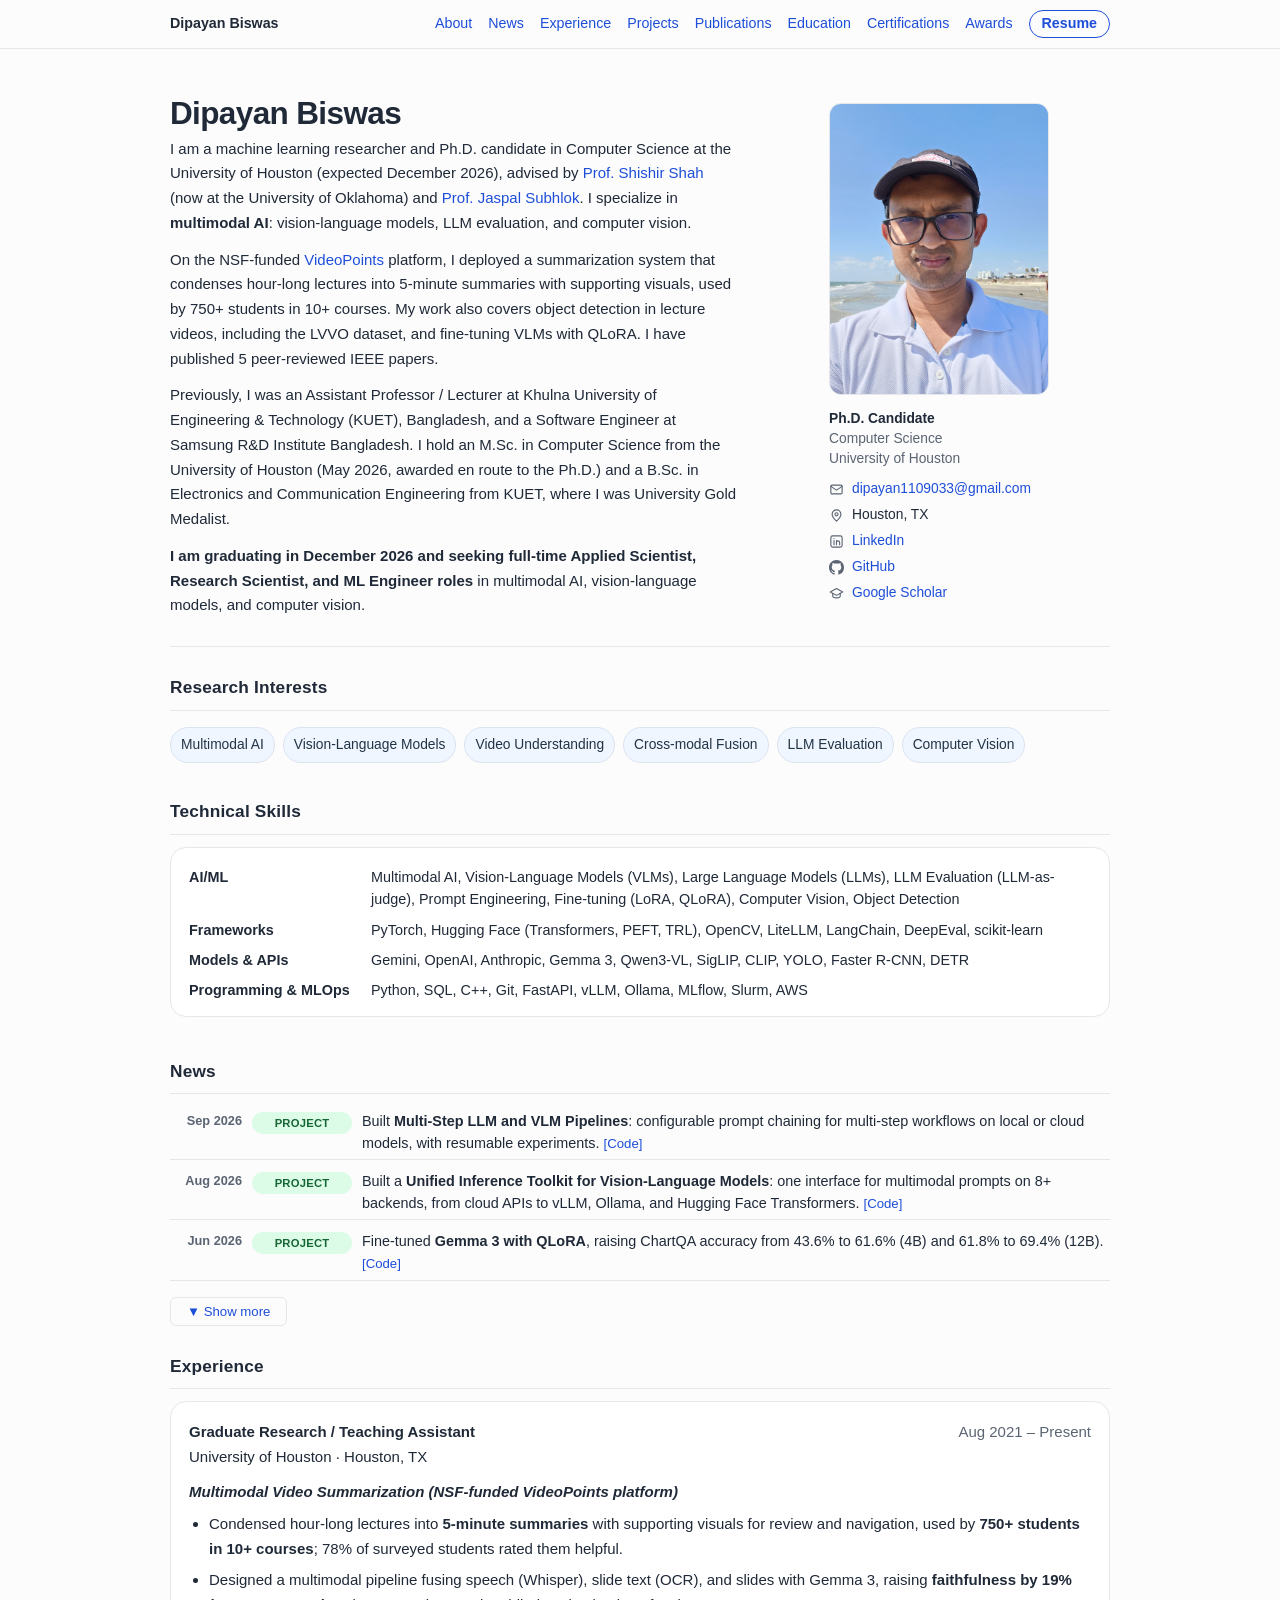
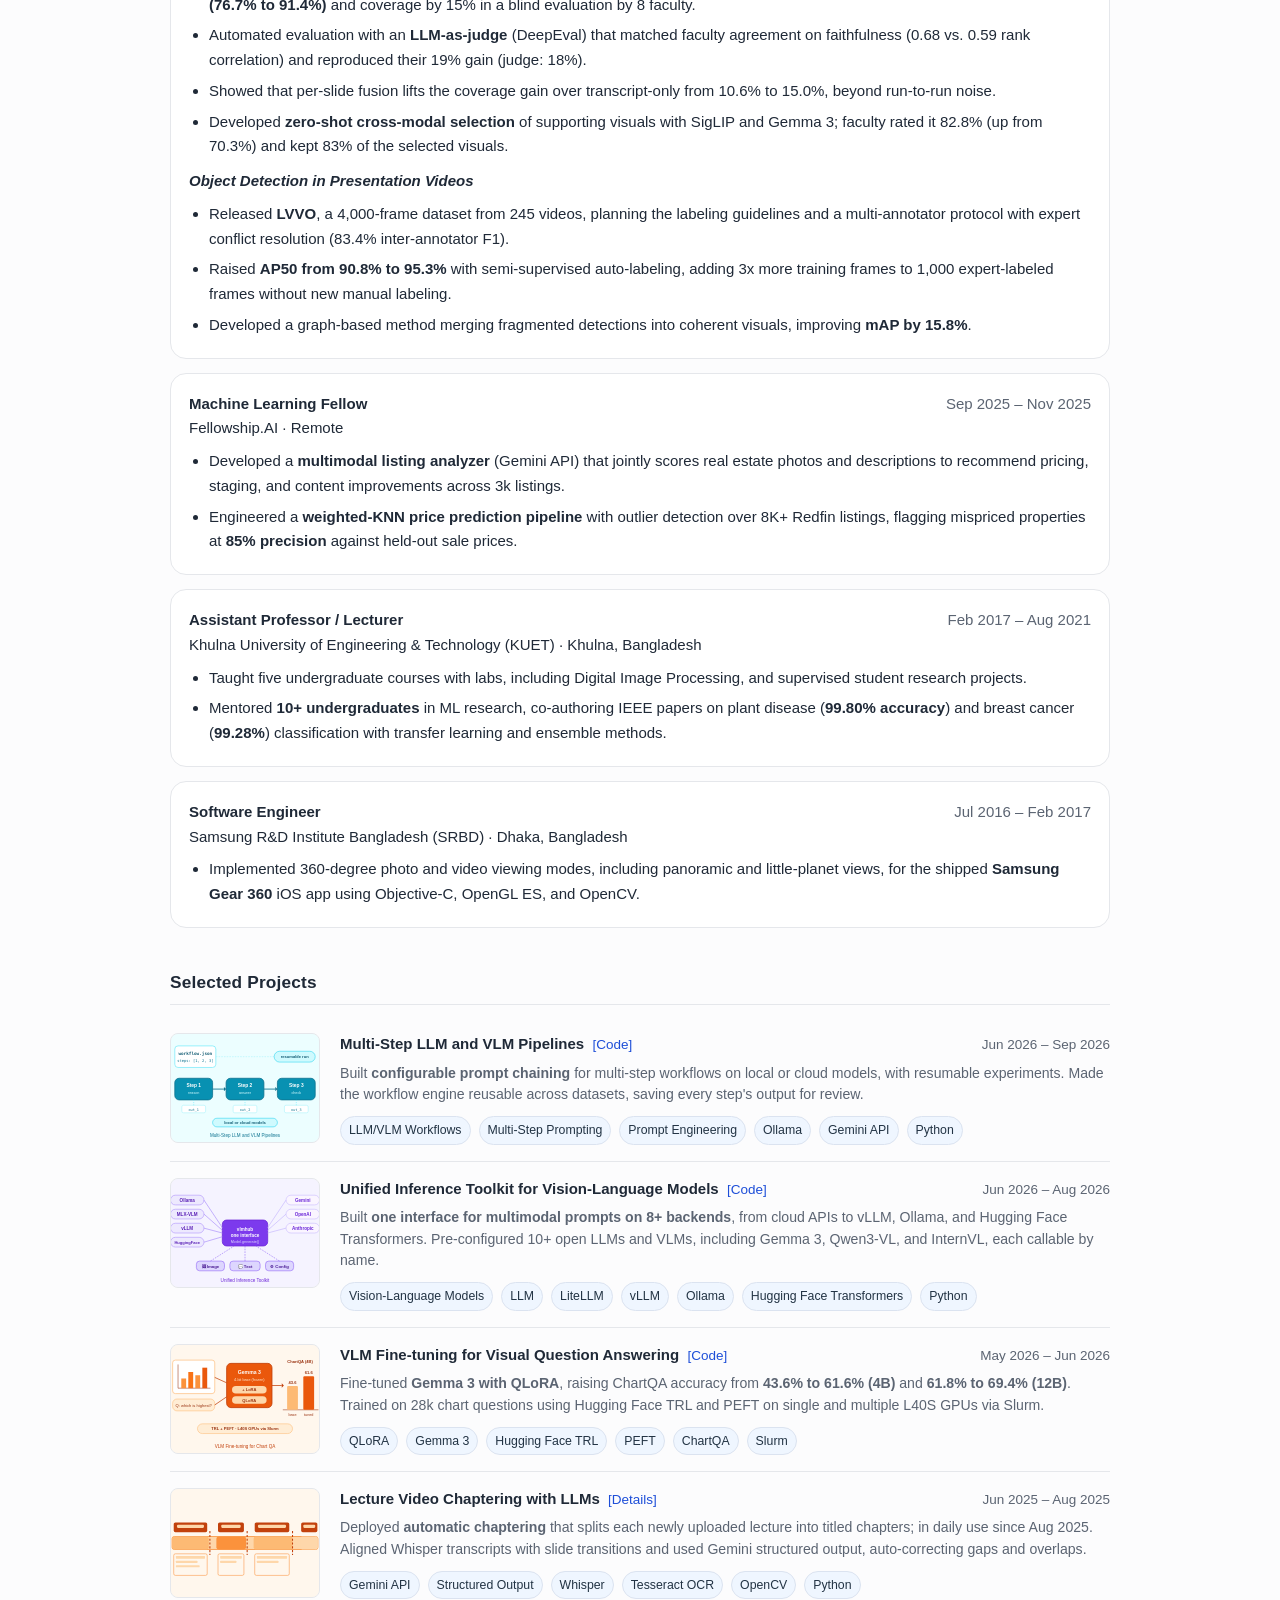
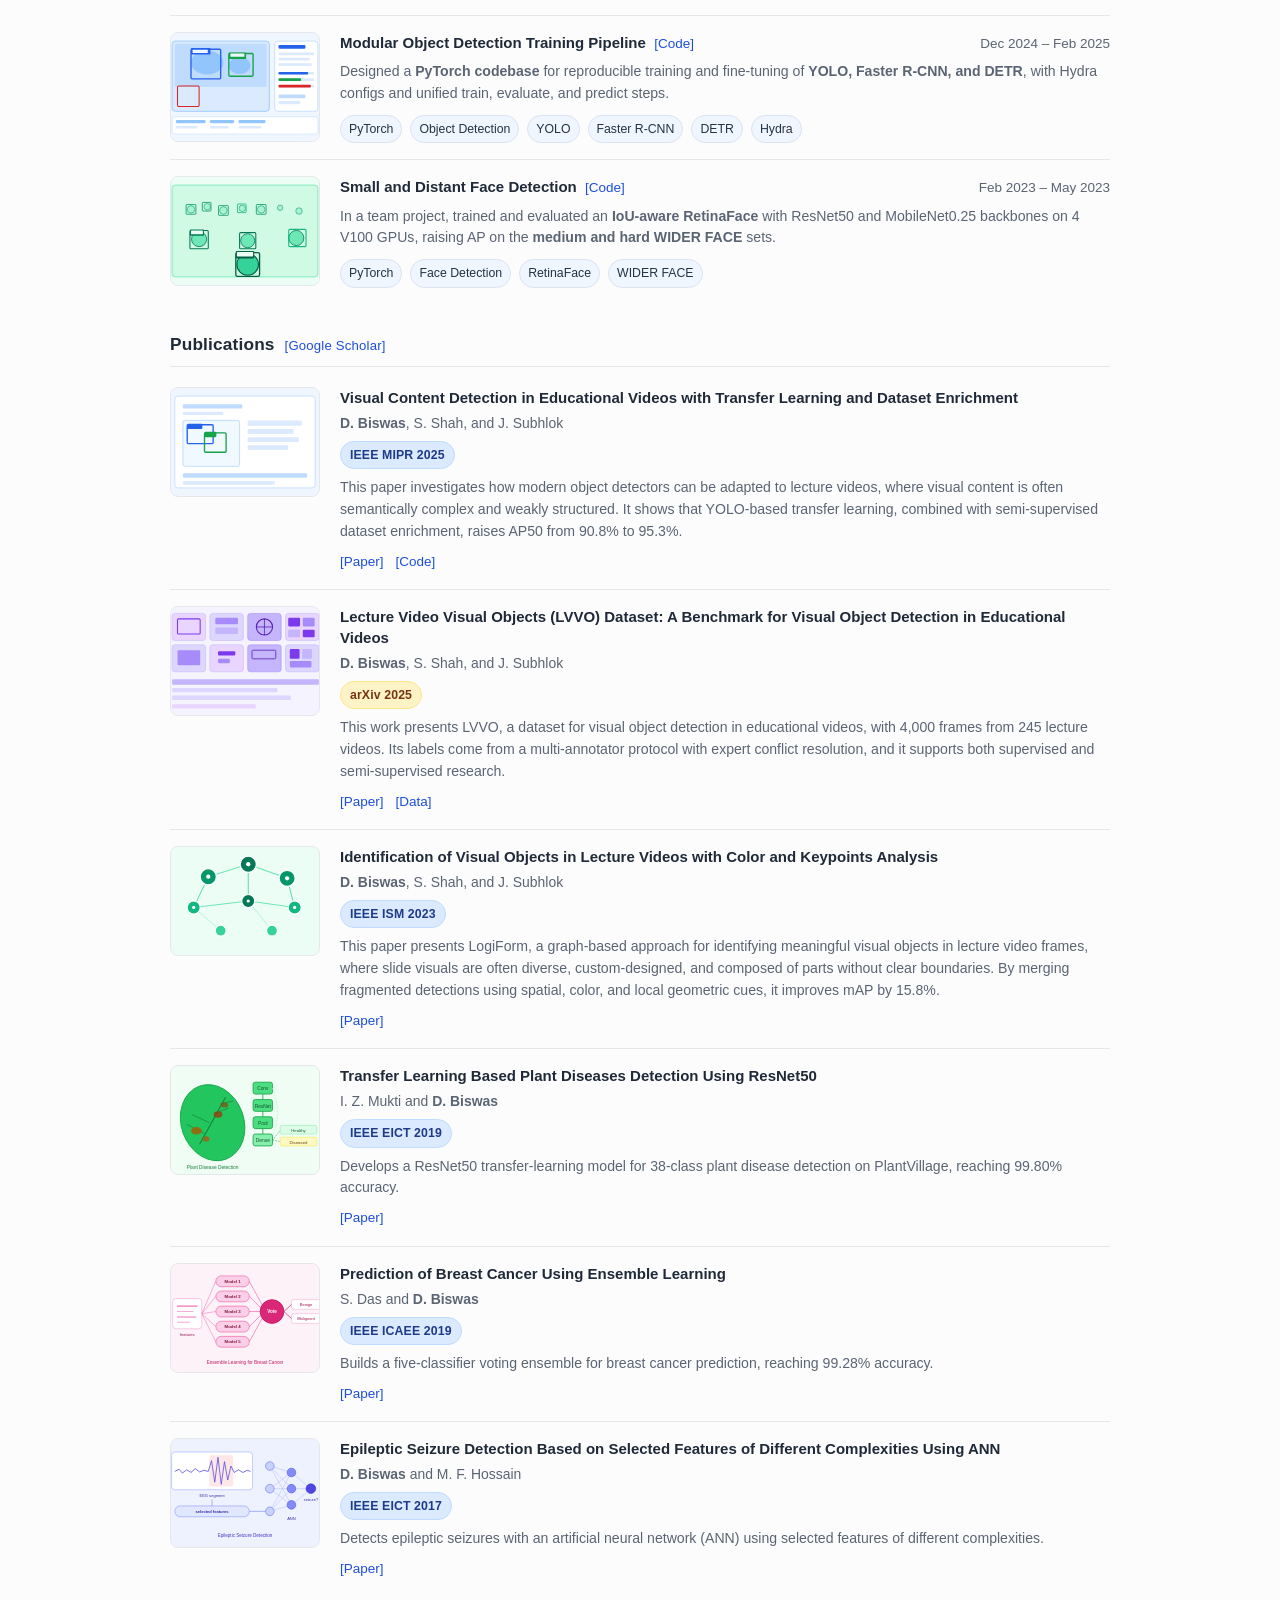
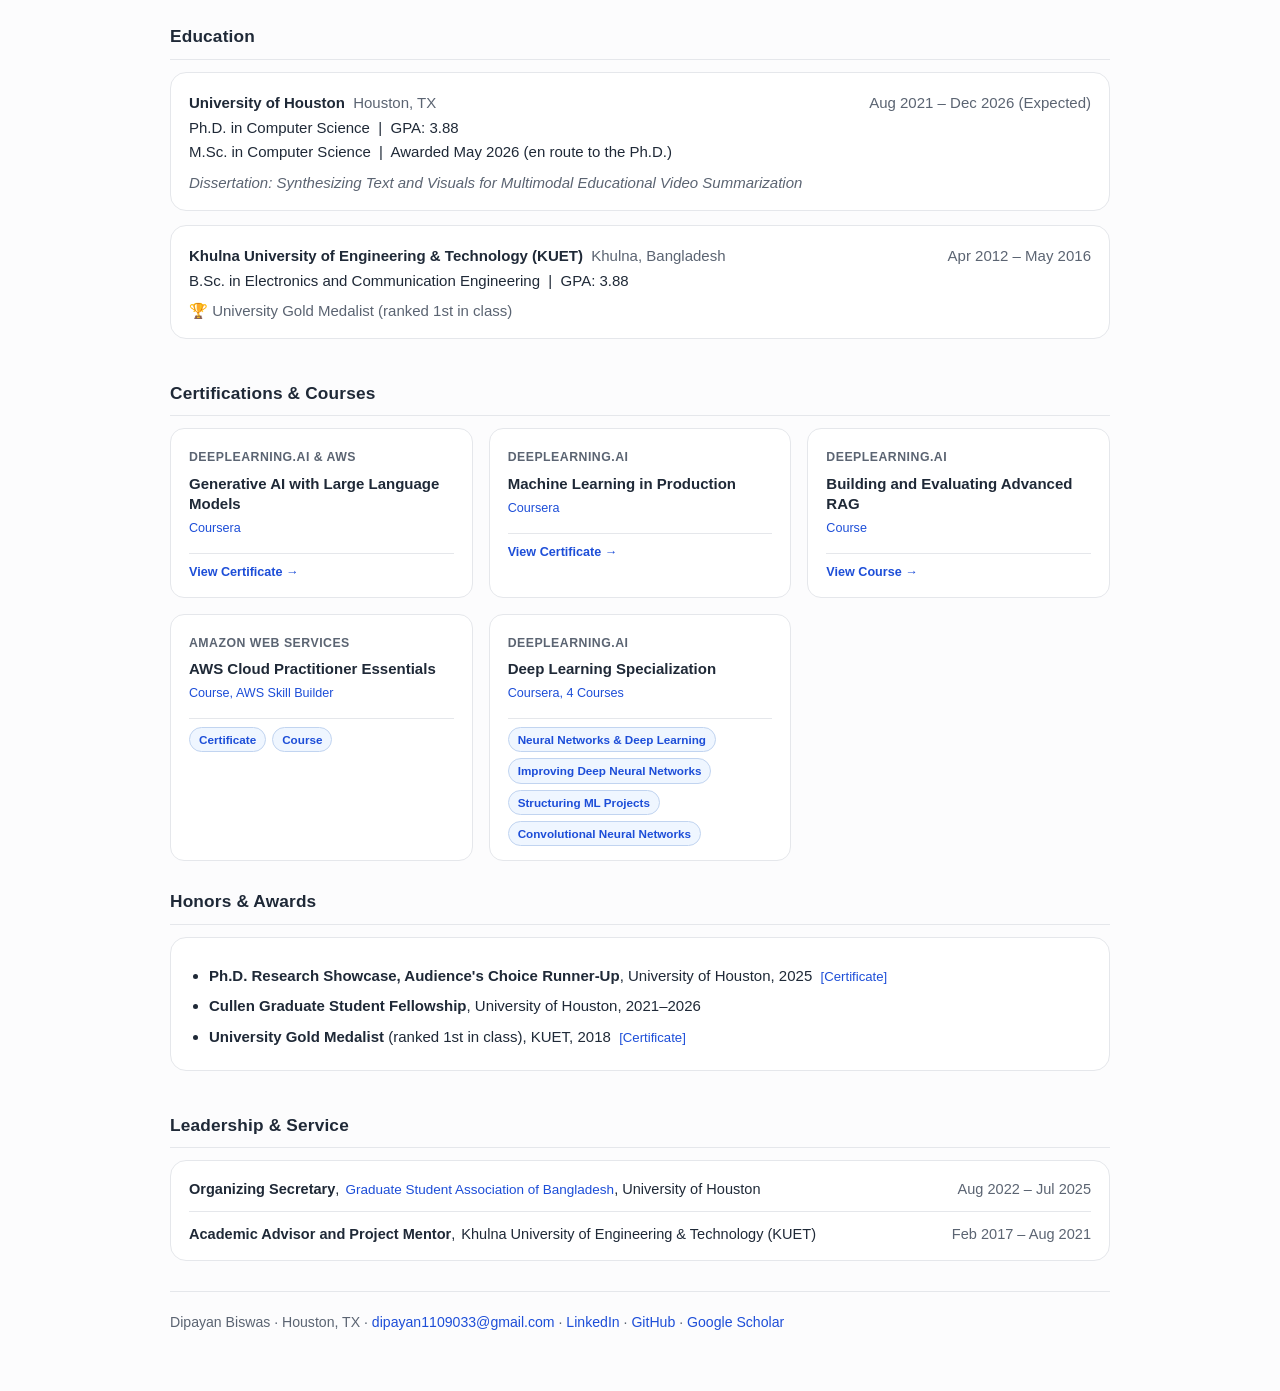
<file: index.html>
<!DOCTYPE html>
<html lang="en">
<head>
  <meta charset="UTF-8" />
  <meta name="viewport" content="width=device-width, initial-scale=1.0" />
  <title>Dipayan Biswas | PhD Candidate, Multimodal AI &amp; Computer Vision</title>
  <meta name="description" content="Dipayan Biswas, PhD Candidate in Computer Science at the University of Houston. Multimodal AI, vision-language models, computer vision, and video understanding." />
  <meta property="og:type" content="website" />
  <meta property="og:url" content="https://dbiswas55.github.io/" />
  <meta property="og:title" content="Dipayan Biswas | PhD Candidate, Multimodal AI &amp; Computer Vision" />
  <meta property="og:description" content="Dipayan Biswas, PhD Candidate in Computer Science at the University of Houston. Multimodal AI, vision-language models, computer vision, and video understanding." />
  <meta property="og:image" content="https://dbiswas55.github.io/assets/photo.jpeg" />
  <meta name="twitter:card" content="summary" />
  <link rel="icon" href="assets/favicon.svg" type="image/svg+xml" />
  <link rel="stylesheet" href="style.css" />
</head>
<body>
  <nav>
    <div class="nav-inner">
      <a href="#about" class="nav-name">Dipayan Biswas</a>
      <div class="nav-links">
        <a href="#about">About</a>
        <a href="#news">News</a>
        <a href="#experience">Experience</a>
        <a href="#projects">Projects</a>
        <a href="#publications">Publications</a>
        <a href="#education">Education</a>
        <a href="#certifications">Certifications</a>
        <a href="#honors">Awards</a>
        <a href="assets/Dipayan_Biswas_Resume.pdf" target="_blank" rel="noopener" class="nav-resume">Resume</a>
      </div>
    </div>
  </nav>

  <div class="wrap">
    <header id="about">
      <div class="intro">
        <h1>Dipayan Biswas</h1>
        <p>
          I am a machine learning researcher and Ph.D. candidate in Computer Science at the University of Houston (expected December 2026), advised by <a href="https://scholar.google.com/citations?user=gJ3JGSsAAAAJ&hl=en" target="_blank" rel="noopener">Prof. Shishir Shah</a> (now at the University of Oklahoma) and <a href="https://scholar.google.com/citations?user=casX4XgAAAAJ&hl=en" target="_blank" rel="noopener">Prof. Jaspal Subhlok</a>. I specialize in <strong>multimodal AI</strong>: vision-language models, LLM evaluation, and computer vision.
        </p>
        <p>
          On the NSF-funded <a href="https://videopoints.org/" target="_blank" rel="noopener">VideoPoints</a> platform, I deployed a summarization system that condenses hour-long lectures into 5-minute summaries with supporting visuals, used by 750+ students in 10+ courses. My work also covers object detection in lecture videos, including the LVVO dataset, and fine-tuning VLMs with QLoRA. I have published 5 peer-reviewed IEEE papers.
        </p>
        <p>
          Previously, I was an Assistant Professor / Lecturer at Khulna University of Engineering &amp; Technology (KUET), Bangladesh, and a Software Engineer at Samsung R&amp;D Institute Bangladesh. I hold an M.Sc. in Computer Science from the University of Houston (May 2026, awarded en route to the Ph.D.) and a B.Sc. in Electronics and Communication Engineering from KUET, where I was University Gold Medalist.
        </p>
        <p>
          <strong>I am graduating in December 2026 and seeking full-time Applied Scientist, Research Scientist, and ML Engineer roles</strong> in multimodal AI, vision-language models, and computer vision.
        </p>
      </div>
      <div class="photo">
        <img src="assets/photo.jpeg" alt="Dipayan Biswas" />
        <div class="contact">
          <div class="contact-role">Ph.D. Candidate</div>
          <div class="contact-org">Computer Science<br />University of Houston</div>
          <ul class="contact-list">
            <li>
              <svg viewBox="0 0 24 24" fill="none" stroke="currentColor" stroke-width="1.8" stroke-linecap="round" stroke-linejoin="round" aria-hidden="true"><rect x="3" y="5" width="18" height="14" rx="2"/><path d="m3 7 9 6 9-6"/></svg>
              <a href="mailto:dipayan1109033@gmail.com">dipayan1109033@gmail.com</a>
            </li>
            <li>
              <svg viewBox="0 0 24 24" fill="none" stroke="currentColor" stroke-width="1.8" stroke-linecap="round" stroke-linejoin="round" aria-hidden="true"><path d="M12 21s-7-6.2-7-11a7 7 0 0 1 14 0c0 4.8-7 11-7 11z"/><circle cx="12" cy="10" r="2.5"/></svg>
              <span>Houston, TX</span>
            </li>
            <li>
              <svg viewBox="0 0 24 24" fill="none" stroke="currentColor" stroke-width="1.8" stroke-linecap="round" stroke-linejoin="round" aria-hidden="true"><rect x="3" y="3" width="18" height="18" rx="3"/><path d="M8 10.5V17M8 7.2v.1M12 17v-6.5M12 13.5a2.5 2.5 0 0 1 5 0V17"/></svg>
              <a href="https://linkedin.com/in/dbiswas33" target="_blank" rel="noopener">LinkedIn</a>
            </li>
            <li>
              <svg viewBox="0 0 16 16" fill="currentColor" aria-hidden="true"><path d="M8 0C3.58 0 0 3.58 0 8c0 3.54 2.29 6.53 5.47 7.59.4.07.55-.17.55-.38 0-.19-.01-.82-.01-1.49-2.01.37-2.53-.49-2.69-.94-.09-.23-.48-.94-.82-1.13-.28-.15-.68-.52-.01-.53.63-.01 1.08.58 1.23.82.72 1.21 1.87.87 2.33.66.07-.52.28-.87.51-1.07-1.78-.2-3.64-.89-3.64-3.95 0-.87.31-1.59.82-2.15-.08-.2-.36-1.02.08-2.12 0 0 .67-.21 2.2.82.64-.18 1.32-.27 2-.27.68 0 1.36.09 2 .27 1.53-1.04 2.2-.82 2.2-.82.44 1.1.16 1.92.08 2.12.51.56.82 1.27.82 2.15 0 3.07-1.87 3.75-3.65 3.95.29.25.54.73.54 1.48 0 1.07-.01 1.93-.01 2.2 0 .21.15.46.55.38A8.013 8.013 0 0 0 16 8c0-4.42-3.58-8-8-8z"/></svg>
              <a href="https://github.com/dbiswas55" target="_blank" rel="noopener">GitHub</a>
            </li>
            <li>
              <svg viewBox="0 0 24 24" fill="none" stroke="currentColor" stroke-width="1.8" stroke-linecap="round" stroke-linejoin="round" aria-hidden="true"><path d="M2 9.5 12 4l10 5.5L12 15z"/><path d="M6 11.7V16c0 1.5 2.7 3 6 3s6-1.5 6-3v-4.3"/></svg>
              <a href="https://scholar.google.com/citations?user=ABYZTxMAAAAJ" target="_blank" rel="noopener">Google Scholar</a>
            </li>
          </ul>
        </div>
      </div>
    </header>

    <!-- RESEARCH INTERESTS -->
    <section id="research">
      <h2>Research Interests</h2>
      <div class="chips" style="padding: 4px 0 8px;">
        <span class="chip">Multimodal AI</span>
        <span class="chip">Vision-Language Models</span>
        <span class="chip">Video Understanding</span>
        <span class="chip">Cross-modal Fusion</span>
        <span class="chip">LLM Evaluation</span>
        <span class="chip">Computer Vision</span>
      </div>
    </section>

    <!-- SKILLS -->
    <section id="skills">
      <h2>Technical Skills</h2>
      <div class="card">
        <div class="skills-list">
          <div class="skill-row"><span class="skill-cat">AI/ML</span><span>Multimodal AI, Vision-Language Models (VLMs), Large Language Models (LLMs), LLM Evaluation (LLM-as-judge), Prompt Engineering, Fine-tuning (LoRA, QLoRA), Computer Vision, Object Detection</span></div>
          <div class="skill-row"><span class="skill-cat">Frameworks</span><span>PyTorch, Hugging Face (Transformers, PEFT, TRL), OpenCV, LiteLLM, LangChain, DeepEval, scikit-learn</span></div>
          <div class="skill-row"><span class="skill-cat">Models &amp; APIs</span><span>Gemini, OpenAI, Anthropic, Gemma 3, Qwen3-VL, SigLIP, CLIP, YOLO, Faster R-CNN, DETR</span></div>
          <div class="skill-row"><span class="skill-cat">Programming &amp; MLOps</span><span>Python, SQL, C++, Git, FastAPI, vLLM, Ollama, MLflow, Slurm, AWS</span></div>
        </div>
      </div>
    </section>

    <!-- NEWS -->
    <section id="news">
      <h2>News</h2>
      <ul class="news-list" id="news-list">
        <li data-index="0">
          <span class="news-date">Sep 2026</span>
          <span class="news-tag tag-project">Project</span>
          <span class="news-text">Built <strong>Multi-Step LLM and VLM Pipelines</strong>: configurable prompt chaining for multi-step workflows on local or cloud models, with resumable experiments. <a href="https://github.com/dbiswas55/vlmflow" target="_blank" rel="noopener" class="section-link">[Code]</a></span>
        </li>
        <li data-index="1">
          <span class="news-date">Aug 2026</span>
          <span class="news-tag tag-project">Project</span>
          <span class="news-text">Built a <strong>Unified Inference Toolkit for Vision-Language Models</strong>: one interface for multimodal prompts on 8+ backends, from cloud APIs to vLLM, Ollama, and Hugging Face Transformers. <a href="https://github.com/dbiswas55/vlmhub" target="_blank" rel="noopener" class="section-link">[Code]</a></span>
        </li>
        <li data-index="2">
          <span class="news-date">Jun 2026</span>
          <span class="news-tag tag-project">Project</span>
          <span class="news-text">Fine-tuned <strong>Gemma 3 with QLoRA</strong>, raising ChartQA accuracy from 43.6% to 61.6% (4B) and 61.8% to 69.4% (12B). <a href="https://github.com/dbiswas55/vlm-qlora-finetuning" target="_blank" rel="noopener" class="section-link">[Code]</a></span>
        </li>
        <li data-index="3" class="news-hidden">
          <span class="news-date">May 2026</span>
          <span class="news-tag tag-misc">Degree</span>
          <span class="news-text">Received <strong>M.Sc. in Computer Science</strong> from the University of Houston, en route to the Ph.D.</span>
        </li>
        <li data-index="4" class="news-hidden">
          <span class="news-date">Mar 2026</span>
          <span class="news-tag tag-project">Project</span>
          <span class="news-text">Deployed <strong>multimodal video summarization</strong> on <a href="https://videopoints.org" target="_blank" rel="noopener" class="section-link">VideoPoints</a>, condensing hour-long lectures into 5-minute summaries with supporting visuals.</span>
        </li>
        <li data-index="5" class="news-hidden">
          <span class="news-date">Feb 2026</span>
          <span class="news-tag tag-cert">Certificate</span>
          <span class="news-text">Completed <strong>Generative AI with Large Language Models</strong> (DeepLearning.AI and AWS), Coursera. <a href="https://www.coursera.org/account/accomplishments/verify/81IALDZGU7AP" target="_blank" rel="noopener" class="section-link">[Certificate]</a></span>
        </li>
        <li data-index="6" class="news-hidden">
          <span class="news-date">Jan 2026</span>
          <span class="news-tag tag-cert">Certificate</span>
          <span class="news-text">Completed <strong>Machine Learning in Production</strong> (DeepLearning.AI), Coursera. <a href="https://www.coursera.org/account/accomplishments/verify/0VEG5PX91CWO" target="_blank" rel="noopener" class="section-link">[Certificate]</a></span>
        </li>
        <li data-index="7" class="news-hidden">
          <span class="news-date">Nov 2025</span>
          <span class="news-tag tag-award">Award</span>
          <span class="news-text">Received <strong>Audience&#39;s Choice Runner-Up</strong> at the Ph.D. Research Showcase, University of Houston. <a href="assets/docs/certificates/phd_research_showcase.pdf" target="_blank" rel="noopener" class="section-link">[Certificate]</a></span>
        </li>
        <li data-index="8" class="news-hidden">
          <span class="news-date">Nov 2025</span>
          <span class="news-tag tag-industry">Industry</span>
          <span class="news-text">Completed the Machine Learning Fellowship at <strong>Fellowship.AI</strong>, building a multimodal real estate listing analyzer.</span>
        </li>
        <li data-index="9" class="news-hidden">
          <span class="news-date">Nov 2025</span>
          <span class="news-tag tag-misc">Course</span>
          <span class="news-text">Completed the <strong>AWS Cloud Practitioner Essentials</strong> course (Amazon Web Services). <a href="assets/docs/certificates/aws_cloud_practitioner.pdf" target="_blank" rel="noopener" class="section-link">[Certificate]</a></span>
        </li>
        <li data-index="10" class="news-hidden">
          <span class="news-date">Aug 2025</span>
          <span class="news-tag tag-talk">Talk</span>
          <span class="news-text">Presented at <strong>IEEE MIPR 2025</strong> (San Jose, CA): <em>&#8220;Visual Content Detection in Educational Videos with Transfer Learning and Dataset Enrichment&#8221;</em>.</span>
        </li>
        <li data-index="11" class="news-hidden">
          <span class="news-date">Aug 2025</span>
          <span class="news-tag tag-project">Project</span>
          <span class="news-text">Deployed <strong>Lecture Video Chaptering with LLMs</strong> on <a href="https://videopoints.org" target="_blank" rel="noopener" class="section-link">VideoPoints</a>, splitting each newly uploaded lecture into titled chapters. <a href="projects/lecture-chaptering.html" class="section-link">[Details]</a></span>
        </li>
        <li data-index="12" class="news-hidden">
          <span class="news-date">Jul 2025</span>
          <span class="news-tag tag-misc">Course</span>
          <span class="news-text">Completed <strong>Building and Evaluating Advanced RAG</strong> (DeepLearning.AI). <a href="https://www.deeplearning.ai/courses/building-evaluating-advanced-rag" target="_blank" rel="noopener" class="section-link">[Course]</a></span>
        </li>
        <li data-index="13" class="news-hidden">
          <span class="news-date">Jul 2025</span>
          <span class="news-tag tag-misc">Service</span>
          <span class="news-text">Concluded 3 years as <strong>Organizing Secretary</strong>, Graduate Student Association of Bangladesh (GSAB), University of Houston.</span>
        </li>
        <li data-index="14" class="news-hidden">
          <span class="news-date">Jun 2025</span>
          <span class="news-tag tag-paper">Dataset</span>
          <span class="news-text">Released <strong>LVVO</strong>, a 4,000-frame dataset for visual object detection in lecture videos. <a href="https://arxiv.org/abs/2506.13657" target="_blank" rel="noopener" class="section-link">[Paper]</a> <a href="https://github.com/dbiswas55/LVVO_dataset" target="_blank" rel="noopener" class="section-link">[Data]</a></span>
        </li>
        <li data-index="15" class="news-hidden">
          <span class="news-date">May 2025</span>
          <span class="news-tag tag-paper">Paper</span>
          <span class="news-text"><em>&#8220;Visual Content Detection in Educational Videos with Transfer Learning and Dataset Enrichment&#8221;</em> accepted at <strong>IEEE MIPR 2025</strong>.</span>
        </li>
        <li data-index="16" class="news-hidden">
          <span class="news-date">Feb 2025</span>
          <span class="news-tag tag-project">Project</span>
          <span class="news-text">Built a <strong>Modular Object Detection Training Pipeline</strong>, a PyTorch codebase for reproducible training and fine-tuning of YOLO, Faster R-CNN, and DETR with Hydra configs. <a href="https://github.com/dbiswas55/SOTA-Detection-Lab" target="_blank" rel="noopener" class="section-link">[Code]</a></span>
        </li>
        <li data-index="17" class="news-hidden">
          <span class="news-date">Aug 2022</span>
          <span class="news-tag tag-misc">Service</span>
          <span class="news-text">Joined as <strong>Organizing Secretary</strong>, Graduate Student Association of Bangladesh (GSAB), University of Houston.</span>
        </li>
      </ul>
      <button class="news-toggle" id="news-toggle" onclick="toggleNews()">&#9660;&nbsp;Show more</button>
    </section>

    <!-- EXPERIENCE -->
    <section id="experience">
      <h2>Experience</h2>

      <div class="card">
        <div class="item-head">
          <div>
            <div class="role">Graduate Research / Teaching Assistant</div>
            <div>University of Houston &middot; Houston, TX</div>
          </div>
          <div class="meta">Aug 2021 &ndash; Present</div>
        </div>
        <div style="margin-top:10px; font-weight:600; font-style:italic">Multimodal Video Summarization (NSF-funded VideoPoints platform)</div>
        <ul>
          <li>Condensed hour-long lectures into <strong>5-minute summaries</strong> with supporting visuals for review and navigation, used by <strong>750+ students in 10+ courses</strong>; 78% of surveyed students rated them helpful.</li>
          <li>Designed a multimodal pipeline fusing speech (Whisper), slide text (OCR), and slides with Gemma 3, raising <strong>faithfulness by 19% (76.7% to 91.4%)</strong> and coverage by 15% in a blind evaluation by 8 faculty.</li>
          <li>Automated evaluation with an <strong>LLM-as-judge</strong> (DeepEval) that matched faculty agreement on faithfulness (0.68 vs. 0.59 rank correlation) and reproduced their 19% gain (judge: 18%).</li>
          <li>Showed that per-slide fusion lifts the coverage gain over transcript-only from 10.6% to 15.0%, beyond run-to-run noise.</li>
          <li>Developed <strong>zero-shot cross-modal selection</strong> of supporting visuals with SigLIP and Gemma 3; faculty rated it 82.8% (up from 70.3%) and kept 83% of the selected visuals.</li>
        </ul>
        <div style="margin-top:10px; font-weight:600; font-style:italic">Object Detection in Presentation Videos</div>
        <ul>
          <li>Released <strong>LVVO</strong>, a 4,000-frame dataset from 245 videos, planning the labeling guidelines and a multi-annotator protocol with expert conflict resolution (83.4% inter-annotator F1).</li>
          <li>Raised <strong>AP50 from 90.8% to 95.3%</strong> with semi-supervised auto-labeling, adding 3x more training frames to 1,000 expert-labeled frames without new manual labeling.</li>
          <li>Developed a graph-based method merging fragmented detections into coherent visuals, improving <strong>mAP by 15.8%</strong>.</li>
        </ul>
      </div>

      <div class="card">
        <div class="item-head">
          <div>
            <div class="role">Machine Learning Fellow</div>
            <div>Fellowship.AI &middot; Remote</div>
          </div>
          <div class="meta">Sep 2025 &ndash; Nov 2025</div>
        </div>
        <ul>
          <li>Developed a <strong>multimodal listing analyzer</strong> (Gemini API) that jointly scores real estate photos and descriptions to recommend pricing, staging, and content improvements across 3k listings.</li>
          <li>Engineered a <strong>weighted-KNN price prediction pipeline</strong> with outlier detection over 8K+ Redfin listings, flagging mispriced properties at <strong>85% precision</strong> against held-out sale prices.</li>
        </ul>
      </div>

      <div class="card">
        <div class="item-head">
          <div>
            <div class="role">Assistant Professor / Lecturer</div>
            <div>Khulna University of Engineering &amp; Technology (KUET) &middot; Khulna, Bangladesh</div>
          </div>
          <div class="meta">Feb 2017 &ndash; Aug 2021</div>
        </div>
        <ul>
          <li>Taught five undergraduate courses with labs, including Digital Image Processing, and supervised student research projects.</li>
          <li>Mentored <strong>10+ undergraduates</strong> in ML research, co-authoring IEEE papers on plant disease (<strong>99.80% accuracy</strong>) and breast cancer (<strong>99.28%</strong>) classification with transfer learning and ensemble methods.</li>
        </ul>
      </div>

      <div class="card">
        <div class="item-head">
          <div>
            <div class="role">Software Engineer</div>
            <div>Samsung R&amp;D Institute Bangladesh (SRBD) &middot; Dhaka, Bangladesh</div>
          </div>
          <div class="meta">Jul 2016 &ndash; Feb 2017</div>
        </div>
        <ul>
          <li>Implemented 360-degree photo and video viewing modes, including panoramic and little-planet views, for the shipped <strong>Samsung Gear 360</strong> iOS app using Objective-C, OpenGL ES, and OpenCV.</li>
        </ul>
      </div>
    </section>

    <!-- PROJECTS -->
    <section id="projects">
      <h2>Selected Projects</h2>

      <div class="proj-card">
        <div class="proj-thumb">
          <img src="assets/images/projects/vlm_workflow.svg" alt="Multi-Step LLM and VLM Pipelines" />
        </div>
        <div class="proj-body">
          <div class="proj-head">
            <span class="proj-title">Multi-Step LLM and VLM Pipelines &nbsp;<a href="https://github.com/dbiswas55/vlmflow" target="_blank" rel="noopener" class="inline-link">[Code]</a></span>
            <span class="meta proj-date">Jun 2026 &ndash; Sep 2026</span>
          </div>
          <p class="pub-desc">Built <strong>configurable prompt chaining</strong> for multi-step workflows on local or cloud models, with resumable experiments. Made the workflow engine reusable across datasets, saving every step's output for review.</p>
          <div class="chips proj-chips">
            <span class="chip">LLM/VLM Workflows</span>
            <span class="chip">Multi-Step Prompting</span>
            <span class="chip">Prompt Engineering</span>
            <span class="chip">Ollama</span>
            <span class="chip">Gemini API</span>
            <span class="chip">Python</span>
          </div>
        </div>
      </div>

      <div class="proj-card">
        <div class="proj-thumb">
          <img src="assets/images/projects/vlm_inference.svg" alt="Unified Inference Toolkit for Vision-Language Models" />
        </div>
        <div class="proj-body">
          <div class="proj-head">
            <span class="proj-title">Unified Inference Toolkit for Vision-Language Models &nbsp;<a href="https://github.com/dbiswas55/vlmhub" target="_blank" rel="noopener" class="inline-link">[Code]</a></span>
            <span class="meta proj-date">Jun 2026 &ndash; Aug 2026</span>
          </div>
          <p class="pub-desc">Built <strong>one interface for multimodal prompts on 8+ backends</strong>, from cloud APIs to vLLM, Ollama, and Hugging Face Transformers. Pre-configured 10+ open LLMs and VLMs, including Gemma 3, Qwen3-VL, and InternVL, each callable by name.</p>
          <div class="chips proj-chips">
            <span class="chip">Vision-Language Models</span>
            <span class="chip">LLM</span>
            <span class="chip">LiteLLM</span>
            <span class="chip">vLLM</span>
            <span class="chip">Ollama</span>
            <span class="chip">Hugging Face Transformers</span>
            <span class="chip">Python</span>
          </div>
        </div>
      </div>

      <div class="proj-card">
        <div class="proj-thumb">
          <img src="assets/images/projects/vlm_finetuning.svg" alt="VLM Fine-tuning for Visual Question Answering" />
        </div>
        <div class="proj-body">
          <div class="proj-head">
            <span class="proj-title">VLM Fine-tuning for Visual Question Answering &nbsp;<a href="https://github.com/dbiswas55/vlm-qlora-finetuning" target="_blank" rel="noopener" class="inline-link">[Code]</a></span>
            <span class="meta proj-date">May 2026 &ndash; Jun 2026</span>
          </div>
          <p class="pub-desc">Fine-tuned <strong>Gemma 3 with QLoRA</strong>, raising ChartQA accuracy from <strong>43.6% to 61.6% (4B)</strong> and <strong>61.8% to 69.4% (12B)</strong>. Trained on 28k chart questions using Hugging Face TRL and PEFT on single and multiple L40S GPUs via Slurm.</p>
          <div class="chips proj-chips">
            <span class="chip">QLoRA</span>
            <span class="chip">Gemma 3</span>
            <span class="chip">Hugging Face TRL</span>
            <span class="chip">PEFT</span>
            <span class="chip">ChartQA</span>
            <span class="chip">Slurm</span>
          </div>
        </div>
      </div>

      <div class="proj-card">
        <div class="proj-thumb">
          <img src="assets/images/projects/video_segmentation.svg" alt="Lecture Video Chaptering with LLMs" />
        </div>
        <div class="proj-body">
          <div class="proj-head">
            <span class="proj-title">Lecture Video Chaptering with LLMs &nbsp;<a href="projects/lecture-chaptering.html" class="inline-link">[Details]</a></span>
            <span class="meta proj-date">Jun 2025 &ndash; Aug 2025</span>
          </div>
          <p class="pub-desc">Deployed <strong>automatic chaptering</strong> that splits each newly uploaded lecture into titled chapters; in daily use since Aug 2025. Aligned Whisper transcripts with slide transitions and used Gemini structured output, auto-correcting gaps and overlaps.</p>
          <div class="chips proj-chips">
            <span class="chip">Gemini API</span>
            <span class="chip">Structured Output</span>
            <span class="chip">Whisper</span>
            <span class="chip">Tesseract OCR</span>
            <span class="chip">OpenCV</span>
            <span class="chip">Python</span>
          </div>
        </div>
      </div>

      <div class="proj-card">
        <div class="proj-thumb">
          <img src="assets/images/projects/object_detection.svg" alt="Modular Object Detection Training Pipeline" />
        </div>
        <div class="proj-body">
          <div class="proj-head">
            <span class="proj-title">Modular Object Detection Training Pipeline &nbsp;<a href="https://github.com/dbiswas55/SOTA-Detection-Lab" target="_blank" rel="noopener" class="inline-link">[Code]</a></span>
            <span class="meta proj-date">Dec 2024 &ndash; Feb 2025</span>
          </div>
          <p class="pub-desc">Designed a <strong>PyTorch codebase</strong> for reproducible training and fine-tuning of <strong>YOLO, Faster R-CNN, and DETR</strong>, with Hydra configs and unified train, evaluate, and predict steps.</p>
          <div class="chips proj-chips">
            <span class="chip">PyTorch</span>
            <span class="chip">Object Detection</span>
            <span class="chip">YOLO</span>
            <span class="chip">Faster R-CNN</span>
            <span class="chip">DETR</span>
            <span class="chip">Hydra</span>
          </div>
        </div>
      </div>

      <div class="proj-card">
        <div class="proj-thumb">
          <img src="assets/images/projects/face_detection.svg" alt="Small and Distant Face Detection" />
        </div>
        <div class="proj-body">
          <div class="proj-head">
            <span class="proj-title">Small and Distant Face Detection &nbsp;<a href="https://github.com/dbiswas55/retinaface-small-face-detection" target="_blank" rel="noopener" class="inline-link">[Code]</a></span>
            <span class="meta proj-date">Feb 2023 &ndash; May 2023</span>
          </div>
          <p class="pub-desc">In a team project, trained and evaluated an <strong>IoU-aware RetinaFace</strong> with ResNet50 and MobileNet0.25 backbones on 4 V100 GPUs, raising AP on the <strong>medium and hard WIDER FACE</strong> sets.</p>
          <div class="chips proj-chips">
            <span class="chip">PyTorch</span>
            <span class="chip">Face Detection</span>
            <span class="chip">RetinaFace</span>
            <span class="chip">WIDER FACE</span>
          </div>
        </div>
      </div>
    </section>

    <!-- PUBLICATIONS -->
    <section id="publications">
      <h2>Publications &nbsp;<a href="https://scholar.google.com/citations?user=ABYZTxMAAAAJ" target="_blank" rel="noopener" class="section-link">[Google Scholar]</a></h2>

      <div class="pub-card">
        <div class="pub-thumb">
          <img src="assets/images/publications/mipr2025.svg" alt="MIPR 2025 thumbnail" />
        </div>
        <div class="pub-body">
          <div class="pub-title">
            <a href="https://ieeexplore.ieee.org/document/11225934" target="_blank" rel="noopener">Visual Content Detection in Educational Videos with Transfer Learning and Dataset Enrichment</a>
          </div>
          <div class="pub-authors"><strong>D. Biswas</strong>, S. Shah, and J. Subhlok</div>
          <div class="pub-venue"><span class="venue-badge venue-conf">IEEE MIPR 2025</span></div>
          <p class="pub-desc">This paper investigates how modern object detectors can be adapted to lecture videos, where visual content is often semantically complex and weakly structured. It shows that YOLO-based transfer learning, combined with semi-supervised dataset enrichment, raises AP50 from 90.8% to 95.3%.</p>
          <div class="pub-links">
            <a href="https://ieeexplore.ieee.org/document/11225934" target="_blank" rel="noopener">[Paper]</a>
            <a href="https://github.com/dbiswas55/edu-video-visual-detection" target="_blank" rel="noopener">[Code]</a>
          </div>
        </div>
      </div>

      <div class="pub-card">
        <div class="pub-thumb">
          <img src="assets/images/publications/lvvo2025.svg" alt="LVVO dataset thumbnail" />
        </div>
        <div class="pub-body">
          <div class="pub-title">
            <a href="https://arxiv.org/abs/2506.13657" target="_blank" rel="noopener">Lecture Video Visual Objects (LVVO) Dataset: A Benchmark for Visual Object Detection in Educational Videos</a>
          </div>
          <div class="pub-authors"><strong>D. Biswas</strong>, S. Shah, and J. Subhlok</div>
          <div class="pub-venue"><span class="venue-badge venue-preprint">arXiv 2025</span></div>
          <p class="pub-desc">This work presents LVVO, a dataset for visual object detection in educational videos, with 4,000 frames from 245 lecture videos. Its labels come from a multi-annotator protocol with expert conflict resolution, and it supports both supervised and semi-supervised research.</p>
          <div class="pub-links">
            <a href="https://arxiv.org/abs/2506.13657" target="_blank" rel="noopener">[Paper]</a>
            <a href="https://github.com/dbiswas55/LVVO_dataset" target="_blank" rel="noopener">[Data]</a>
          </div>
        </div>
      </div>

      <div class="pub-card">
        <div class="pub-thumb">
          <img src="assets/images/publications/ism2023.svg" alt="ISM 2023 thumbnail" />
        </div>
        <div class="pub-body">
          <div class="pub-title">
            <a href="https://ieeexplore.ieee.org/document/10473488" target="_blank" rel="noopener">Identification of Visual Objects in Lecture Videos with Color and Keypoints Analysis</a>
          </div>
          <div class="pub-authors"><strong>D. Biswas</strong>, S. Shah, and J. Subhlok</div>
          <div class="pub-venue"><span class="venue-badge venue-conf">IEEE ISM 2023</span></div>
          <p class="pub-desc">This paper presents LogiForm, a graph-based approach for identifying meaningful visual objects in lecture video frames, where slide visuals are often diverse, custom-designed, and composed of parts without clear boundaries. By merging fragmented detections using spatial, color, and local geometric cues, it improves mAP by 15.8%.</p>
          <div class="pub-links">
            <a href="https://ieeexplore.ieee.org/document/10473488" target="_blank" rel="noopener">[Paper]</a>
          </div>
        </div>
      </div>

      <div class="pub-card">
        <div class="pub-thumb">
          <img src="assets/images/publications/plant2020.svg" alt="Plant Disease Detection thumbnail" />
        </div>
        <div class="pub-body">
          <div class="pub-title">
            <a href="https://ieeexplore.ieee.org/document/9068805" target="_blank" rel="noopener">Transfer Learning Based Plant Diseases Detection Using ResNet50</a>
          </div>
          <div class="pub-authors">I. Z. Mukti and <strong>D. Biswas</strong></div>
          <div class="pub-venue"><span class="venue-badge venue-conf">IEEE EICT 2019</span></div>
          <p class="pub-desc">Develops a ResNet50 transfer-learning model for 38-class plant disease detection on PlantVillage, reaching 99.80% accuracy.</p>
          <div class="pub-links">
            <a href="https://ieeexplore.ieee.org/document/9068805" target="_blank" rel="noopener">[Paper]</a>
          </div>
        </div>
      </div>

      <div class="pub-card">
        <div class="pub-thumb">
          <img src="assets/images/publications/breastcancer2019.svg" alt="Breast Cancer Prediction thumbnail" />
        </div>
        <div class="pub-body">
          <div class="pub-title">
            <a href="https://ieeexplore.ieee.org/document/8975544" target="_blank" rel="noopener">Prediction of Breast Cancer Using Ensemble Learning</a>
          </div>
          <div class="pub-authors">S. Das and <strong>D. Biswas</strong></div>
          <div class="pub-venue"><span class="venue-badge venue-conf">IEEE ICAEE 2019</span></div>
          <p class="pub-desc">Builds a five-classifier voting ensemble for breast cancer prediction, reaching 99.28% accuracy.</p>
          <div class="pub-links">
            <a href="https://ieeexplore.ieee.org/document/8975544" target="_blank" rel="noopener">[Paper]</a>
          </div>
        </div>
      </div>

      <div class="pub-card">
        <div class="pub-thumb">
          <img src="assets/images/publications/epilepsy2017.svg" alt="Epileptic Seizure Detection thumbnail" />
        </div>
        <div class="pub-body">
          <div class="pub-title">
            <a href="https://ieeexplore.ieee.org/document/8275176" target="_blank" rel="noopener">Epileptic Seizure Detection Based on Selected Features of Different Complexities Using ANN</a>
          </div>
          <div class="pub-authors"><strong>D. Biswas</strong> and M. F. Hossain</div>
          <div class="pub-venue"><span class="venue-badge venue-conf">IEEE EICT 2017</span></div>
          <p class="pub-desc">Detects epileptic seizures with an artificial neural network (ANN) using selected features of different complexities.</p>
          <div class="pub-links">
            <a href="https://ieeexplore.ieee.org/document/8275176" target="_blank" rel="noopener">[Paper]</a>
          </div>
        </div>
      </div>
    </section>

    <!-- EDUCATION -->
    <section id="education">
      <h2>Education</h2>
      <div class="card">
        <div class="item-head">
          <div>
            <div class="role">University of Houston &nbsp;<span class="meta" style="font-weight:400">Houston, TX</span></div>
            <div>Ph.D. in Computer Science &nbsp;&vert;&nbsp; GPA: 3.88</div>
            <div>M.Sc. in Computer Science &nbsp;&vert;&nbsp; Awarded May 2026 (en route to the Ph.D.)</div>
          </div>
          <div class="meta">Aug 2021 &ndash; Dec 2026 (Expected)</div>
        </div>
        <div class="meta" style="margin-top:4px"><em>Dissertation: Synthesizing Text and Visuals for Multimodal Educational Video Summarization</em></div>
      </div>
      <div class="card">
        <div class="item-head">
          <div>
            <div class="role">Khulna University of Engineering &amp; Technology (KUET) &nbsp;<span class="meta" style="font-weight:400">Khulna, Bangladesh</span></div>
            <div>B.Sc. in Electronics and Communication Engineering &nbsp;&vert;&nbsp; GPA: 3.88</div>
          </div>
          <div class="meta">Apr 2012 &ndash; May 2016</div>
        </div>
        <div class="meta" style="margin-top:4px">&#127942; University Gold Medalist (ranked 1st in class)</div>
      </div>
    </section>

    <!-- CERTIFICATIONS & COURSES -->
    <section id="certifications">
      <h2>Certifications &amp; Courses</h2>
      <div class="cert-grid">

        <div class="cert-card">
          <div class="cert-issuer">DeepLearning.AI &amp; AWS</div>
          <div class="cert-name">Generative AI with Large Language Models</div>
          <div class="cert-platform">Coursera</div>
          <a href="https://www.coursera.org/account/accomplishments/verify/81IALDZGU7AP" target="_blank" rel="noopener" class="cert-link">View Certificate &rarr;</a>
        </div>

        <div class="cert-card">
          <div class="cert-issuer">DeepLearning.AI</div>
          <div class="cert-name">Machine Learning in Production</div>
          <div class="cert-platform">Coursera</div>
          <a href="https://www.coursera.org/account/accomplishments/verify/0VEG5PX91CWO" target="_blank" rel="noopener" class="cert-link">View Certificate &rarr;</a>
        </div>

        <div class="cert-card">
          <div class="cert-issuer">DeepLearning.AI</div>
          <div class="cert-name">Building and Evaluating Advanced RAG</div>
          <div class="cert-platform">Course</div>
          <a href="https://www.deeplearning.ai/courses/building-evaluating-advanced-rag" target="_blank" rel="noopener" class="cert-link">View Course &rarr;</a>
        </div>

        <div class="cert-card">
          <div class="cert-issuer">Amazon Web Services</div>
          <div class="cert-name">AWS Cloud Practitioner Essentials</div>
          <div class="cert-platform">Course, AWS Skill Builder</div>
          <div class="cert-courses">
            <a href="assets/docs/certificates/aws_cloud_practitioner.pdf" target="_blank" rel="noopener">Certificate</a>
            <a href="https://skillbuilder.aws/learn/94T2BEN85A/aws-cloud-practitioner-essentials/8D79F3AVR7" target="_blank" rel="noopener">Course</a>
          </div>
        </div>

        <div class="cert-card">
          <div class="cert-issuer">DeepLearning.AI</div>
          <div class="cert-name">Deep Learning Specialization</div>
          <div class="cert-platform">Coursera, 4 Courses</div>
          <div class="cert-courses">
            <a href="https://www.coursera.org/account/accomplishments/verify/YF2LMZ4WJ33S" target="_blank" rel="noopener">Neural Networks &amp; Deep Learning</a>
            <a href="https://www.coursera.org/account/accomplishments/verify/L6N8D8YSW9C9" target="_blank" rel="noopener">Improving Deep Neural Networks</a>
            <a href="https://www.coursera.org/account/accomplishments/verify/8SJHKKYC3TZA" target="_blank" rel="noopener">Structuring ML Projects</a>
            <a href="https://www.coursera.org/account/accomplishments/verify/EPPVT4428R52" target="_blank" rel="noopener">Convolutional Neural Networks</a>
          </div>
        </div>

      </div>
    </section>

    <!-- HONORS -->
    <section id="honors">
      <h2>Honors &amp; Awards</h2>
      <div class="card">
        <ul>
          <li><strong>Ph.D. Research Showcase, Audience&#39;s Choice Runner-Up</strong>, University of Houston, 2025 &nbsp;<a href="assets/docs/certificates/phd_research_showcase.pdf" target="_blank" rel="noopener" class="section-link">[Certificate]</a></li>
          <li><strong>Cullen Graduate Student Fellowship</strong>, University of Houston, 2021&ndash;2026</li>
          <li><strong>University Gold Medalist</strong> (ranked 1st in class), KUET, 2018 &nbsp;<a href="assets/docs/certificates/gold_certificate_KUET.pdf" target="_blank" rel="noopener" class="section-link">[Certificate]</a></li>
        </ul>
      </div>
    </section>

    <!-- LEADERSHIP & SERVICE -->
    <section id="service">
      <h2>Leadership &amp; Service</h2>
      <div class="card">
        <div class="service-list">

          <div class="service-item">
            <div class="service-head">
              <div>
                <span class="service-role">Organizing Secretary</span><span class="service-sep">,</span>
                <a href="https://sites.google.com/view/gsab-uh/home" target="_blank" rel="noopener" class="inline-link">Graduate Student Association of Bangladesh</a>,
                University of Houston
              </div>
              <div class="meta">Aug 2022 &ndash; Jul 2025</div>
            </div>
          </div>

          <div class="service-item">
            <div class="service-head">
              <div>
                <span class="service-role">Academic Advisor and Project Mentor</span><span class="service-sep">,</span>
                Khulna University of Engineering &amp; Technology (KUET)
              </div>
              <div class="meta">Feb 2017 &ndash; Aug 2021</div>
            </div>
          </div>

        </div>
      </div>
    </section>

    <footer>
      Dipayan Biswas &middot; Houston, TX &middot; <a href="mailto:dipayan1109033@gmail.com">dipayan1109033@gmail.com</a> &middot; <a href="https://linkedin.com/in/dbiswas33" target="_blank" rel="noopener">LinkedIn</a> &middot; <a href="https://github.com/dbiswas55" target="_blank" rel="noopener">GitHub</a> &middot; <a href="https://scholar.google.com/citations?user=ABYZTxMAAAAJ" target="_blank" rel="noopener">Google Scholar</a>
    </footer>
  </div>
  <script>
    var newsExpanded = false;
    document.addEventListener('DOMContentLoaded', function() {
      document.querySelectorAll('.news-hidden').forEach(function(el) {
        el.style.display = 'none';
      });
    });
    function toggleNews() {
      newsExpanded = !newsExpanded;
      var hidden = document.querySelectorAll('.news-hidden');
      var btn = document.getElementById('news-toggle');
      hidden.forEach(function(el) {
        el.style.display = newsExpanded ? 'flex' : 'none';
      });
      btn.innerHTML = newsExpanded
        ? '&#9650;&nbsp;Show less'
        : '&#9660;&nbsp;Show more';
    }
  </script>
</body>
</html>
</file>
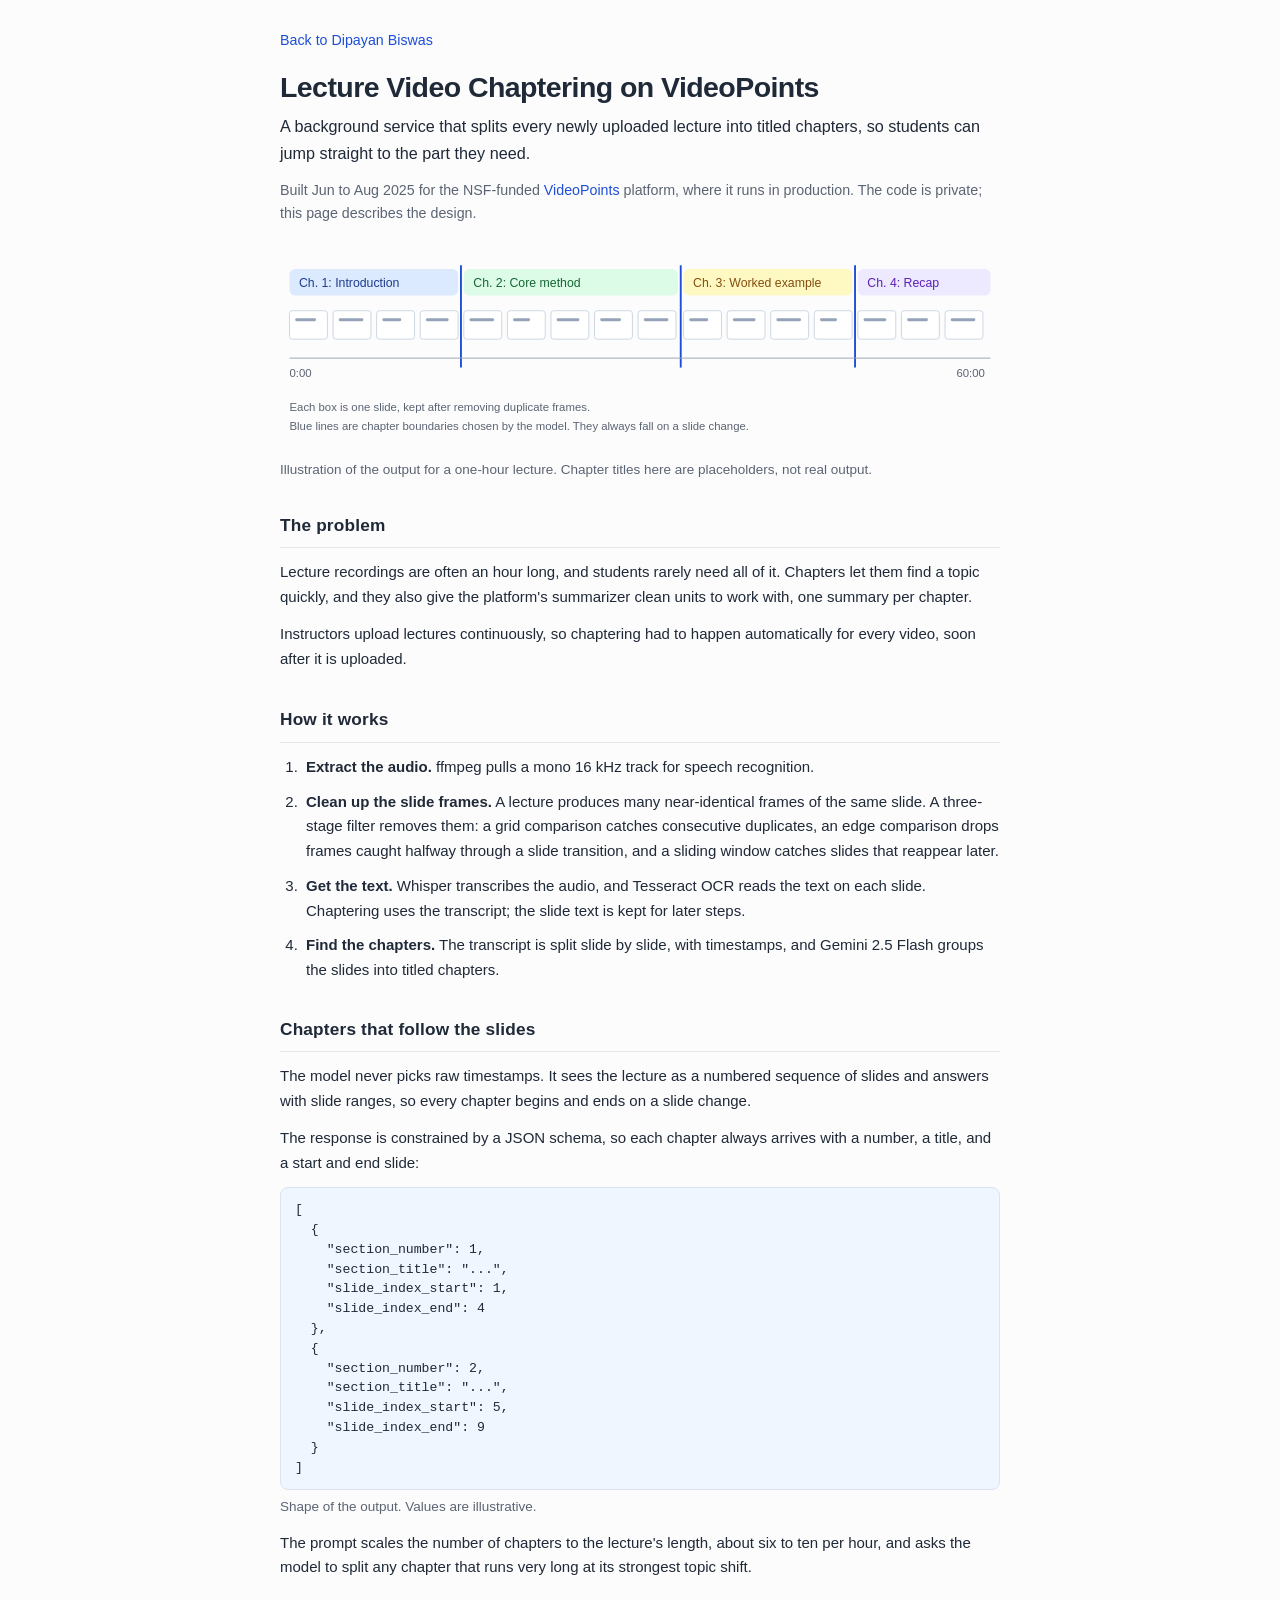
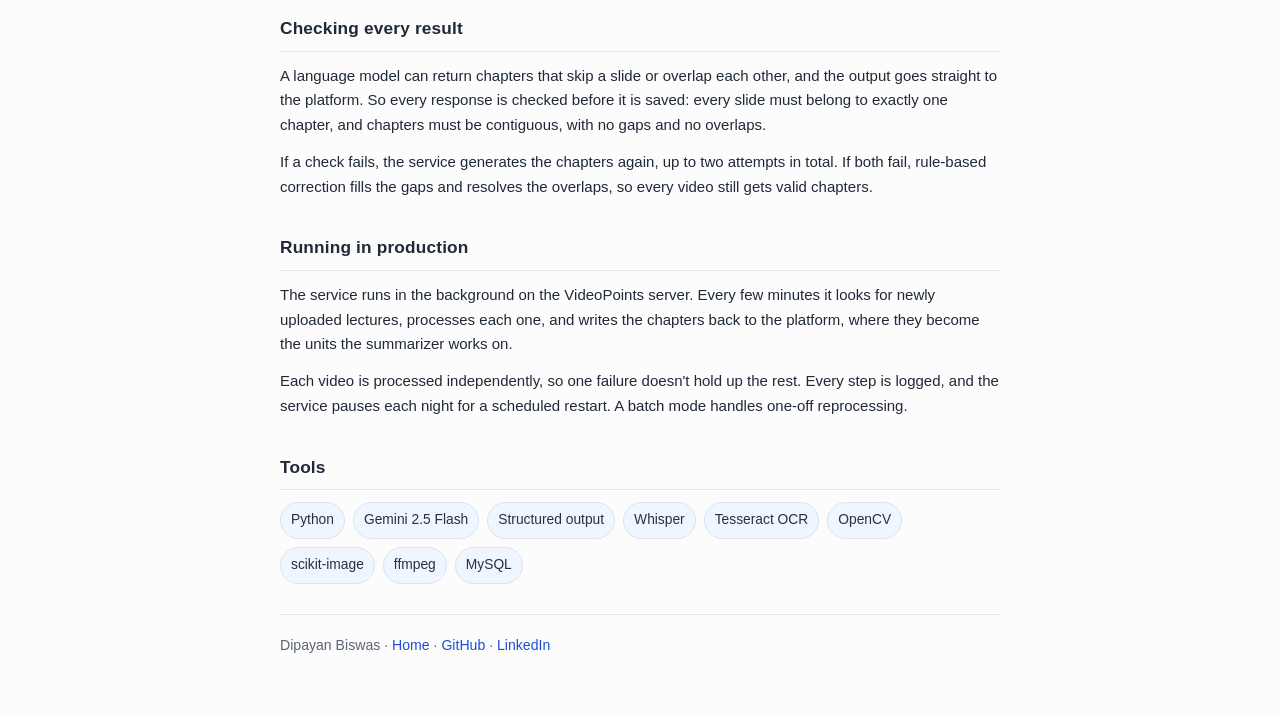
<file: projects/lecture-chaptering.html>
<!DOCTYPE html>
<html lang="en">
<head>
  <meta charset="UTF-8" />
  <meta name="viewport" content="width=device-width, initial-scale=1.0" />
  <title>Lecture Video Chaptering | Dipayan Biswas</title>
  <meta name="description" content="How the VideoPoints chaptering service splits every newly uploaded lecture into titled chapters using Whisper, slide-frame deduplication, and Gemini 2.5 Flash with validated, schema-constrained output." />
  <link rel="icon" href="../assets/favicon.svg" type="image/svg+xml" />
  <link rel="stylesheet" href="../style.css" />
  <style>
    .article { max-width: 760px; }
    .back { display: inline-block; margin-bottom: 18px; font-size: 0.95rem; }
    .article h1 { font-size: 1.9rem; margin-bottom: 10px; }
    .lede { font-size: 1.08rem; color: var(--text); margin: 0 0 10px; }
    .status { color: var(--muted); font-size: 0.95rem; margin: 0 0 6px; }
    .status a { white-space: nowrap; }
    figure { margin: 26px 0 8px; }
    .diagram { overflow-x: auto; }
    figure svg { width: 100%; min-width: 620px; height: auto; display: block; }
    figcaption { color: var(--muted); font-size: 0.9rem; margin-top: 8px; }
    .article section { padding-top: 22px; }
    .article p { margin: 0 0 12px; }
    ol.steps { margin: 8px 0 0 22px; padding: 0; }
    ol.steps li { margin-bottom: 10px; padding-left: 4px; }
    ol.steps strong { color: var(--text); }
    pre {
      background: var(--accent-soft);
      border: 1px solid #dbe3f0;
      border-radius: 8px;
      padding: 12px 14px;
      overflow-x: auto;
      font-size: 0.88rem;
      line-height: 1.5;
      margin: 10px 0 6px;
    }
    .note { color: var(--muted); font-size: 0.9rem; }
    a:focus-visible { outline: 2px solid var(--accent); outline-offset: 2px; border-radius: 2px; }
  </style>
</head>
<body>
  <div class="wrap article">
    <a class="back" href="../index.html#projects">Back to Dipayan Biswas</a>

    <h1>Lecture Video Chaptering on VideoPoints</h1>
    <p class="lede">A background service that splits every newly uploaded lecture into titled chapters, so students can jump straight to the part they need.</p>
    <p class="status">Built Jun to Aug 2025 for the NSF-funded <a href="https://videopoints.org" target="_blank" rel="noopener">VideoPoints</a> platform, where it runs in production. The code is private; this page describes the design.</p>

    <figure>
      <div class="diagram">
      <svg viewBox="0 0 760 210" role="img" aria-labelledby="figTitle figDesc">
        <title id="figTitle">Slides grouped into chapters</title>
        <desc id="figDesc">A lecture shown as a row of sixteen slides along a time axis. Coloured brackets above group consecutive slides into four chapters. Every chapter starts and ends exactly on a slide change, with no gaps or overlaps.</desc>
        <!-- chapter bands -->
        <g font-family="inherit" font-size="13">
          <rect x="10"  y="18" width="178" height="28" rx="6" fill="#dbeafe"/>
          <rect x="194" y="18" width="226" height="28" rx="6" fill="#dcfce7"/>
          <rect x="426" y="18" width="178" height="28" rx="6" fill="#fef9c3"/>
          <rect x="610" y="18" width="140" height="28" rx="6" fill="#ede9fe"/>
          <text x="20"  y="37" fill="#1e3a8a">Ch. 1: Introduction</text>
          <text x="204" y="37" fill="#166534">Ch. 2: Core method</text>
          <text x="436" y="37" fill="#854d0e">Ch. 3: Worked example</text>
          <text x="620" y="37" fill="#5b21b6">Ch. 4: Recap</text>
        </g>
        <!-- slides -->
        <g stroke="#cbd5e1" stroke-width="1" fill="#ffffff">
          <rect x="10"  y="62" width="40" height="30" rx="3"/><rect x="56"  y="62" width="40" height="30" rx="3"/>
          <rect x="102" y="62" width="40" height="30" rx="3"/><rect x="148" y="62" width="40" height="30" rx="3"/>
          <rect x="194" y="62" width="40" height="30" rx="3"/><rect x="240" y="62" width="40" height="30" rx="3"/>
          <rect x="286" y="62" width="40" height="30" rx="3"/><rect x="332" y="62" width="40" height="30" rx="3"/>
          <rect x="378" y="62" width="40" height="30" rx="3"/><rect x="426" y="62" width="40" height="30" rx="3"/>
          <rect x="472" y="62" width="40" height="30" rx="3"/><rect x="518" y="62" width="40" height="30" rx="3"/>
          <rect x="564" y="62" width="40" height="30" rx="3"/><rect x="610" y="62" width="40" height="30" rx="3"/>
          <rect x="656" y="62" width="40" height="30" rx="3"/><rect x="702" y="62" width="40" height="30" rx="3"/>
        </g>
        <g fill="#94a3b8">
          <rect x="16" y="70" width="22" height="3" rx="1.5"/><rect x="62" y="70" width="26" height="3" rx="1.5"/>
          <rect x="108" y="70" width="20" height="3" rx="1.5"/><rect x="154" y="70" width="24" height="3" rx="1.5"/>
          <rect x="200" y="70" width="26" height="3" rx="1.5"/><rect x="246" y="70" width="18" height="3" rx="1.5"/>
          <rect x="292" y="70" width="24" height="3" rx="1.5"/><rect x="338" y="70" width="22" height="3" rx="1.5"/>
          <rect x="384" y="70" width="26" height="3" rx="1.5"/><rect x="432" y="70" width="20" height="3" rx="1.5"/>
          <rect x="478" y="70" width="24" height="3" rx="1.5"/><rect x="524" y="70" width="26" height="3" rx="1.5"/>
          <rect x="570" y="70" width="18" height="3" rx="1.5"/><rect x="616" y="70" width="24" height="3" rx="1.5"/>
          <rect x="662" y="70" width="22" height="3" rx="1.5"/><rect x="708" y="70" width="26" height="3" rx="1.5"/>
        </g>
        <!-- chapter boundaries -->
        <g stroke="#1d4ed8" stroke-width="2">
          <line x1="191" y1="14" x2="191" y2="122"/>
          <line x1="423" y1="14" x2="423" y2="122"/>
          <line x1="607" y1="14" x2="607" y2="122"/>
        </g>
        <!-- time axis -->
        <line x1="10" y1="112" x2="750" y2="112" stroke="#9ca3af" stroke-width="1"/>
        <g font-family="inherit" font-size="12" fill="#5b6472">
          <text x="10" y="132">0:00</text>
          <text x="714" y="132">60:00</text>
          <text x="10" y="168">Each box is one slide, kept after removing duplicate frames.</text>
          <text x="10" y="188">Blue lines are chapter boundaries chosen by the model. They always fall on a slide change.</text>
        </g>
      </svg>
      </div>
      <figcaption>Illustration of the output for a one-hour lecture. Chapter titles here are placeholders, not real output.</figcaption>
    </figure>

    <section>
      <h2>The problem</h2>
      <p>Lecture recordings are often an hour long, and students rarely need all of it. Chapters let them find a topic quickly, and they also give the platform's summarizer clean units to work with, one summary per chapter.</p>
      <p>Instructors upload lectures continuously, so chaptering had to happen automatically for every video, soon after it is uploaded.</p>
    </section>

    <section>
      <h2>How it works</h2>
      <ol class="steps">
        <li><strong>Extract the audio.</strong> ffmpeg pulls a mono 16 kHz track for speech recognition.</li>
        <li><strong>Clean up the slide frames.</strong> A lecture produces many near-identical frames of the same slide. A three-stage filter removes them: a grid comparison catches consecutive duplicates, an edge comparison drops frames caught halfway through a slide transition, and a sliding window catches slides that reappear later.</li>
        <li><strong>Get the text.</strong> Whisper transcribes the audio, and Tesseract OCR reads the text on each slide. Chaptering uses the transcript; the slide text is kept for later steps.</li>
        <li><strong>Find the chapters.</strong> The transcript is split slide by slide, with timestamps, and Gemini 2.5 Flash groups the slides into titled chapters.</li>
      </ol>
    </section>

    <section>
      <h2>Chapters that follow the slides</h2>
      <p>The model never picks raw timestamps. It sees the lecture as a numbered sequence of slides and answers with slide ranges, so every chapter begins and ends on a slide change.</p>
      <p>The response is constrained by a JSON schema, so each chapter always arrives with a number, a title, and a start and end slide:</p>
<pre>[
  {
    "section_number": 1,
    "section_title": "...",
    "slide_index_start": 1,
    "slide_index_end": 4
  },
  {
    "section_number": 2,
    "section_title": "...",
    "slide_index_start": 5,
    "slide_index_end": 9
  }
]</pre>
      <p class="note">Shape of the output. Values are illustrative.</p>
      <p>The prompt scales the number of chapters to the lecture's length, about six to ten per hour, and asks the model to split any chapter that runs very long at its strongest topic shift.</p>
    </section>

    <section>
      <h2>Checking every result</h2>
      <p>A language model can return chapters that skip a slide or overlap each other, and the output goes straight to the platform. So every response is checked before it is saved: every slide must belong to exactly one chapter, and chapters must be contiguous, with no gaps and no overlaps.</p>
      <p>If a check fails, the service generates the chapters again, up to two attempts in total. If both fail, rule-based correction fills the gaps and resolves the overlaps, so every video still gets valid chapters.</p>
    </section>

    <section>
      <h2>Running in production</h2>
      <p>The service runs in the background on the VideoPoints server. Every few minutes it looks for newly uploaded lectures, processes each one, and writes the chapters back to the platform, where they become the units the summarizer works on.</p>
      <p>Each video is processed independently, so one failure doesn't hold up the rest. Every step is logged, and the service pauses each night for a scheduled restart. A batch mode handles one-off reprocessing.</p>
    </section>

    <section>
      <h2>Tools</h2>
      <div class="chips">
        <span class="chip">Python</span>
        <span class="chip">Gemini 2.5 Flash</span>
        <span class="chip">Structured output</span>
        <span class="chip">Whisper</span>
        <span class="chip">Tesseract OCR</span>
        <span class="chip">OpenCV</span>
        <span class="chip">scikit-image</span>
        <span class="chip">ffmpeg</span>
        <span class="chip">MySQL</span>
      </div>
    </section>

    <footer>
      Dipayan Biswas &middot; <a href="../index.html">Home</a> &middot; <a href="https://github.com/dbiswas55" target="_blank" rel="noopener">GitHub</a> &middot; <a href="https://linkedin.com/in/dbiswas33" target="_blank" rel="noopener">LinkedIn</a>
    </footer>
  </div>
</body>
</html>
</file>
<file: style.css>
:root {
  --bg: #fcfcfd;
  --surface: #ffffff;
  --text: #1f2937;
  --muted: #5b6472;
  --line: #e5e7eb;
  --accent: #1d4ed8;
  --accent-soft: #eff6ff;
  --maxw: 980px;
}
* { box-sizing: border-box; }
html {
  font-size: 15px; /* base scale: change this one value to resize the whole site */
  scroll-behavior: smooth;
}
body {
  margin: 0;
  font-family: -apple-system, BlinkMacSystemFont, "Segoe UI", Roboto, Helvetica, Arial, sans-serif;
  color: var(--text);
  background: var(--bg);
  line-height: 1.65;
}
a { color: var(--accent); text-decoration: none; }
a:hover { text-decoration: underline; }
.wrap { max-width: var(--maxw); margin: 0 auto; padding: 28px 20px 56px; }
header {
  display: grid;
  grid-template-columns: 1.5fr 0.9fr;
  gap: 28px;
  align-items: start;
  padding-top: 18px;
  padding-bottom: 16px;
  border-bottom: 1px solid var(--line);
}
h1 {
  margin: 0 0 6px;
  font-size: 2.1rem;
  line-height: 1.15;
  letter-spacing: -0.02em;
}
.tagline {
  color: var(--muted);
  font-size: 1.05rem;
  margin-bottom: 14px;
}
.intro p { margin: 0 0 12px; }
.photo {
  display: flex;
  flex-direction: column;
  align-items: center;
  padding-top: 8px;
}
.photo img {
  width: 220px;
  height: auto;
  border-radius: 12px;
  border: 1px solid var(--line);
  display: block;
}
/* ── Contact card under photo ── */
.contact {
  width: 220px;
  margin-top: 14px;
  font-size: 0.92rem;
  line-height: 1.45;
}
.contact-role { font-weight: 700; }
.contact-org { color: var(--muted); margin-bottom: 10px; }
.contact-list { list-style: none; margin: 0; padding: 0; }
.contact-list li {
  display: flex;
  align-items: center;
  gap: 8px;
  margin-bottom: 6px;
  overflow-wrap: anywhere;
}
.contact-list svg {
  width: 15px;
  height: 15px;
  flex-shrink: 0;
  color: var(--muted);
}
nav {
  position: sticky;
  top: 0;
  background: rgba(252,252,253,0.92);
  backdrop-filter: blur(8px);
  border-bottom: 1px solid var(--line);
  z-index: 10;
}
.nav-inner {
  max-width: var(--maxw);
  margin: 0 auto;
  padding: 10px 20px;
  display: flex;
  justify-content: space-between;
  align-items: center;
  gap: 6px 24px;
  font-size: 0.95rem;
}
.nav-name {
  font-weight: 700;
  color: var(--text);
  white-space: nowrap;
}
.nav-links {
  display: flex;
  flex-wrap: wrap;
  justify-content: flex-end;
  align-items: center;
  gap: 10px 16px;
}
.nav-resume {
  padding: 1px 12px;
  border: 1px solid var(--accent);
  border-radius: 999px;
  font-weight: 600;
}
.nav-resume:hover {
  background: var(--accent);
  color: #fff;
  text-decoration: none;
}

/* ── Technical skills ── */
.skills-list { display: flex; flex-direction: column; gap: 8px; }
.skill-row {
  display: grid;
  grid-template-columns: 170px 1fr;
  gap: 12px;
  font-size: 0.96rem;
  line-height: 1.55;
}
.skill-cat { font-weight: 700; }
section { padding-top: 26px; scroll-margin-top: 56px; }
header { scroll-margin-top: 56px; }
h2 {
  font-size: 1.15rem;
  margin: 0 0 12px;
  padding-bottom: 8px;
  border-bottom: 1px solid var(--line);
  letter-spacing: 0.01em;
}
.card {
  background: var(--surface);
  border: 1px solid var(--line);
  border-radius: 16px;
  padding: 18px 18px 14px;
  margin-bottom: 14px;
}
.item-head {
  display: flex;
  justify-content: space-between;
  gap: 16px;
  flex-wrap: wrap;
  margin-bottom: 6px;
}
.role { font-weight: 700; }
.meta { color: var(--muted); }
ul { margin: 8px 0 0 20px; padding: 0; }
li { margin-bottom: 6px; }
.chips {
  display: flex;
  flex-wrap: wrap;
  gap: 8px;
  margin-top: 10px;
}
.chip {
  padding: 6px 10px;
  border: 1px solid #dbe3f0;
  border-radius: 999px;
  background: var(--accent-soft);
  font-size: 0.92rem;
  color: #234;
}
/* ── Service & Leadership list ── */
.service-list { display: flex; flex-direction: column; gap: 12px; }
.service-item { border-bottom: 1px solid var(--line); padding-bottom: 10px; }
.service-item:last-child { border-bottom: none; padding-bottom: 0; }
.service-head {
  display: flex;
  justify-content: space-between;
  gap: 16px;
  flex-wrap: wrap;
  font-size: 0.97rem;
  line-height: 1.5;
}
.service-role { font-weight: 700; color: var(--text); }
.service-sep { margin-right: 2px; }

/* ── Self-study course list ── */
.course-list { display: flex; flex-direction: column; gap: 10px; }
.course-item {
  display: flex;
  align-items: baseline;
  gap: 10px;
  flex-wrap: wrap;
}
.course-name {
  font-size: 0.97rem;
  font-weight: 600;
  color: var(--accent);
  text-decoration: none;
}
.course-name:hover { text-decoration: underline; }
.course-org {
  font-size: 0.8rem;
  font-weight: 600;
  color: var(--muted);
  background: var(--surface);
  border: 1px solid var(--line);
  border-radius: 999px;
  padding: 1px 8px;
  white-space: nowrap;
}

/* ── Certification cards ── */
.cert-grid {
  display: grid;
  grid-template-columns: repeat(auto-fill, minmax(240px, 1fr));
  gap: 16px;
}
.cert-card {
  background: var(--surface);
  border: 1px solid var(--line);
  border-radius: 14px;
  padding: 18px 18px 14px;
  display: flex;
  flex-direction: column;
  gap: 4px;
}
.cert-issuer {
  font-size: 0.82rem;
  font-weight: 600;
  color: var(--muted);
  text-transform: uppercase;
  letter-spacing: 0.04em;
}
.cert-name {
  font-size: 1rem;
  font-weight: 700;
  color: var(--text);
  line-height: 1.35;
  margin-top: 2px;
}
.cert-platform {
  font-size: 0.84rem;
  color: var(--accent);
  font-weight: 500;
}
.cert-link {
  display: inline-block;
  margin-top: 10px;
  font-size: 0.84rem;
  color: var(--accent);
  text-decoration: none;
  font-weight: 600;
  border-top: 1px solid var(--line);
  padding-top: 8px;
  width: 100%;
}
.cert-link:hover { text-decoration: underline; }
.cert-courses {
  display: flex;
  flex-wrap: wrap;
  gap: 6px;
  margin-top: 10px;
  padding-top: 8px;
  border-top: 1px solid var(--line);
}
.cert-courses a {
  font-size: 0.78rem;
  font-weight: 600;
  color: var(--accent);
  text-decoration: none;
  background: var(--accent-soft);
  border: 1px solid #c1d4f0;
  border-radius: 999px;
  padding: 2px 9px;
  white-space: nowrap;
}
.cert-courses a:hover { text-decoration: underline; }

footer {
  margin-top: 30px;
  padding-top: 18px;
  border-top: 1px solid var(--line);
  color: var(--muted);
  font-size: 0.94rem;
  line-height: 1.8;
}

/* ── Inline link (code/paper inside role line) ── */
.inline-link {
  font-weight: 400;
  font-size: 0.9rem;
}

/* ── Section heading sub-link ── */
.section-link {
  font-size: 0.88rem;
  font-weight: 400;
  color: var(--accent);
}

/* ── News section ── */
.news-list {
  list-style: none;
  margin: 0;
  padding: 0;
}
.news-list li {
  display: flex;
  gap: 10px;
  align-items: flex-start;
  padding: 5px 0;
  border-bottom: 1px solid var(--line);
  font-size: 0.96rem;
  line-height: 1.5;
}
.news-list li:last-child { border-bottom: none; }
.news-hidden { display: none; }
.news-text { flex: 1; min-width: 0; }
.news-date {
  flex-shrink: 0;
  min-width: 72px;
  text-align: right;
  font-size: 0.85rem;
  font-weight: 600;
  color: var(--muted);
  font-variant-numeric: tabular-nums;
}
.news-tag {
  flex-shrink: 0;
  display: inline-block;
  width: 100px;
  text-align: center;
  padding: 2px 7px;
  border-radius: 999px;
  font-size: 0.75rem;
  font-weight: 700;
  letter-spacing: 0.02em;
  text-transform: uppercase;
  line-height: 1.6;
  margin-top: 1px;
}
.tag-paper  { background: #dbeafe; color: #1e40af; }
.tag-award  { background: #fef9c3; color: #854d0e; }
.tag-project { background: #dcfce7; color: #166534; }
.tag-cert   { background: #ede9fe; color: #5b21b6; }
.tag-talk   { background: #fee2e2; color: #991b1b; }
.tag-misc   { background: #f3f4f6; color: #374151; }
.tag-industry { background: #ffedd5; color: #9a3412; }
.news-toggle {
  margin-top: 10px;
  background: none;
  border: 1px solid var(--line);
  border-radius: 6px;
  padding: 6px 16px;
  font-size: 0.88rem;
  color: var(--accent);
  cursor: pointer;
  transition: background 0.15s;
}
.news-toggle:hover { background: var(--accent-soft); }

/* ── Publication cards ── */
.pub-card {
  display: flex;
  gap: 20px;
  padding: 16px 0;
  border-bottom: 1px solid var(--line);
}
.pub-card:first-of-type { padding-top: 8px; }
.pub-card:last-of-type { border-bottom: none; }
.pub-thumb {
  flex-shrink: 0;
  width: 150px;
}
.pub-thumb img {
  width: 150px;
  height: 110px;
  object-fit: cover;
  border-radius: 8px;
  border: 1px solid var(--line);
  display: block;
  background: #f3f4f6;
}
.pub-body { flex: 1; min-width: 0; }
.pub-title {
  font-size: 1rem;
  font-weight: 600;
  margin-bottom: 4px;
  line-height: 1.4;
}
.pub-title a { color: var(--text); }
.pub-title a:hover { color: var(--accent); text-decoration: underline; }
.pub-authors {
  font-size: 0.93rem;
  color: var(--muted);
  margin-bottom: 6px;
}
.pub-venue { margin-bottom: 8px; }
.venue-badge {
  display: inline-block;
  padding: 3px 9px;
  border-radius: 999px;
  font-size: 0.82rem;
  font-weight: 600;
  letter-spacing: 0.01em;
}
.venue-conf {
  background: #dbeafe;
  color: #1e3a8a;
  border: 1px solid #bfdbfe;
}
.venue-preprint {
  background: #fef3c7;
  color: #78350f;
  border: 1px solid #fde68a;
}
.pub-desc {
  font-size: 0.94rem;
  color: var(--muted);
  margin: 0 0 8px;
  line-height: 1.55;
}
.pub-links {
  display: flex;
  gap: 12px;
  font-size: 0.9rem;
}
.pub-links a { color: var(--accent); }
.pub-links a:hover { text-decoration: underline; }

/* ── Project cards ── */
.proj-card {
  display: flex;
  gap: 20px;
  padding: 16px 0;
  border-bottom: 1px solid var(--line);
}
.proj-card:last-of-type { border-bottom: none; }
.proj-thumb {
  flex-shrink: 0;
  width: 150px;
}
.proj-thumb img {
  width: 150px;
  height: 110px;
  object-fit: cover;
  border-radius: 8px;
  border: 1px solid var(--line);
  display: block;
  background: #f3f4f6;
}
.proj-body { flex: 1; min-width: 0; }
.proj-head {
  display: flex;
  justify-content: space-between;
  align-items: baseline;
  gap: 12px;
  flex-wrap: wrap;
  margin-bottom: 6px;
}
.proj-title {
  font-size: 1rem;
  font-weight: 600;
  line-height: 1.4;
  color: var(--text);
}
.proj-date { font-size: 0.9rem; }
.proj-chips { margin-top: 10px; }
.proj-chips .chip {
  padding: 3px 8px;
  font-size: 0.82rem;
}

@media (max-width: 900px) {
  .nav-inner { font-size: 0.9rem; }
  .nav-links { gap: 8px 12px; }
}
@media (max-width: 760px) {
  header { grid-template-columns: 1fr; }
  .photo { align-items: flex-start; }
  h1 { font-size: 1.8rem; }
  .wrap { padding-left: 16px; padding-right: 16px; }
  .nav-inner { padding-left: 16px; padding-right: 16px; flex-direction: column; align-items: flex-start; }
  .nav-links { justify-content: flex-start; }
  .skill-row { grid-template-columns: 1fr; gap: 2px; }
  .news-list li { flex-wrap: wrap; gap: 4px; }
  .news-date { min-width: unset; }
  .pub-card { flex-direction: column; }
  .pub-thumb { width: 100%; }
  .pub-thumb img { width: 100%; height: 180px; }
  .proj-card { flex-direction: column; }
  .proj-thumb { width: 100%; }
  .proj-thumb img { width: 100%; height: 160px; }
}
</file>
